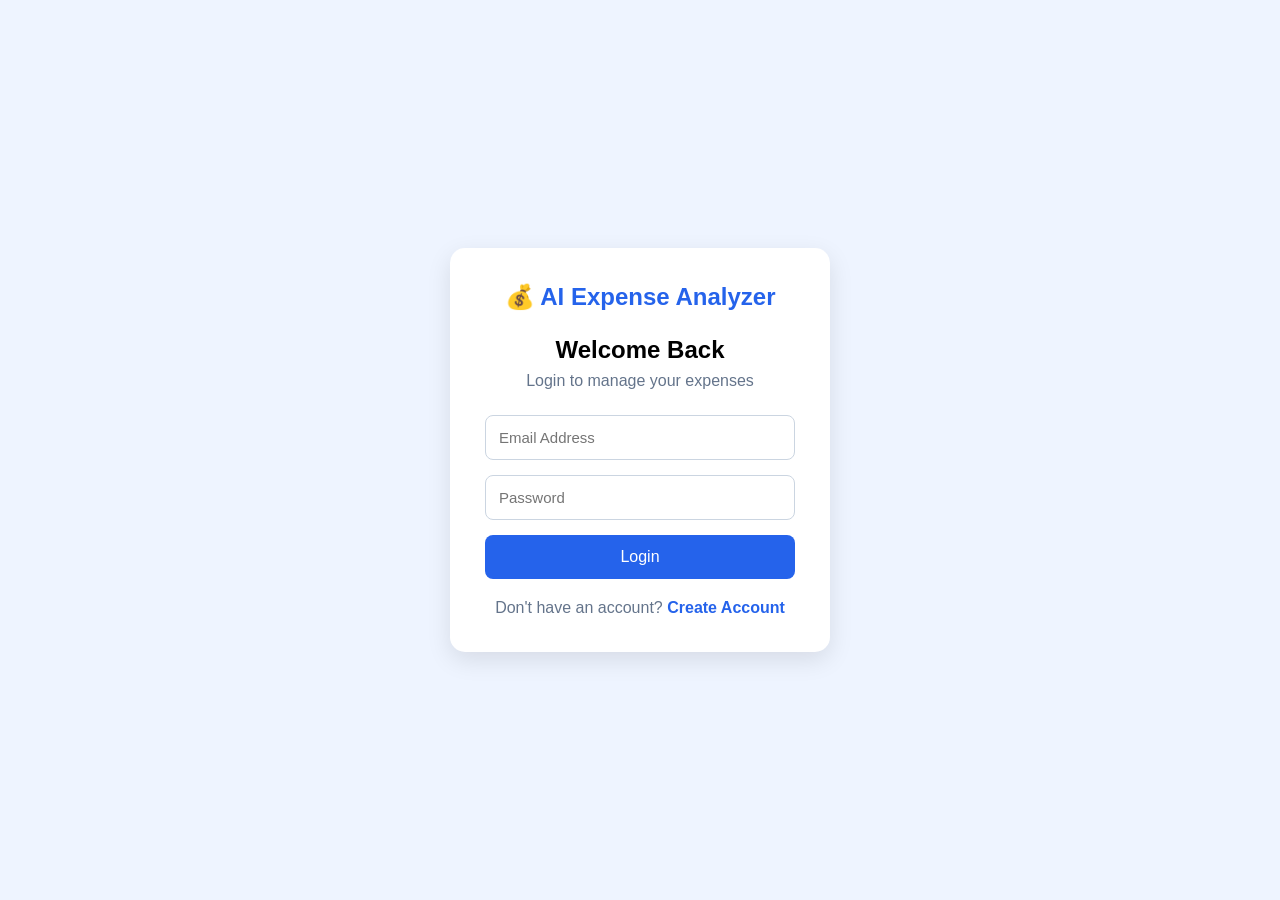
<file: login.html>
<!DOCTYPE html>
<html lang="en">

<head>

    <meta charset="UTF-8">

    <meta name="viewport"
          content="width=device-width, initial-scale=1.0">

    <title>Login - AI Expense Analyzer</title>

    <link rel="stylesheet" href="auth.css">

</head>

<body>

    <div class="auth-container">

        <div class="auth-card">

            <h1>💰 AI Expense Analyzer</h1>

            <h2>Welcome Back</h2>

            <p class="subtitle">
                Login to manage your expenses
            </p>


            <form id="loginForm">

                <input
                    type="email"
                    id="loginEmail"
                    placeholder="Email Address"
                    required
                >

                <input
                    type="password"
                    id="loginPassword"
                    placeholder="Password"
                    required
                >

                <button type="submit">
                    Login
                </button>

            </form>


            <p id="loginMessage"></p>


            <p class="switch">

                Don't have an account?

                <a href="register.html">
                    Create Account
                </a>

            </p>

        </div>

    </div>


    <script src="auth.js"></script>

</body>

</html>
</file>
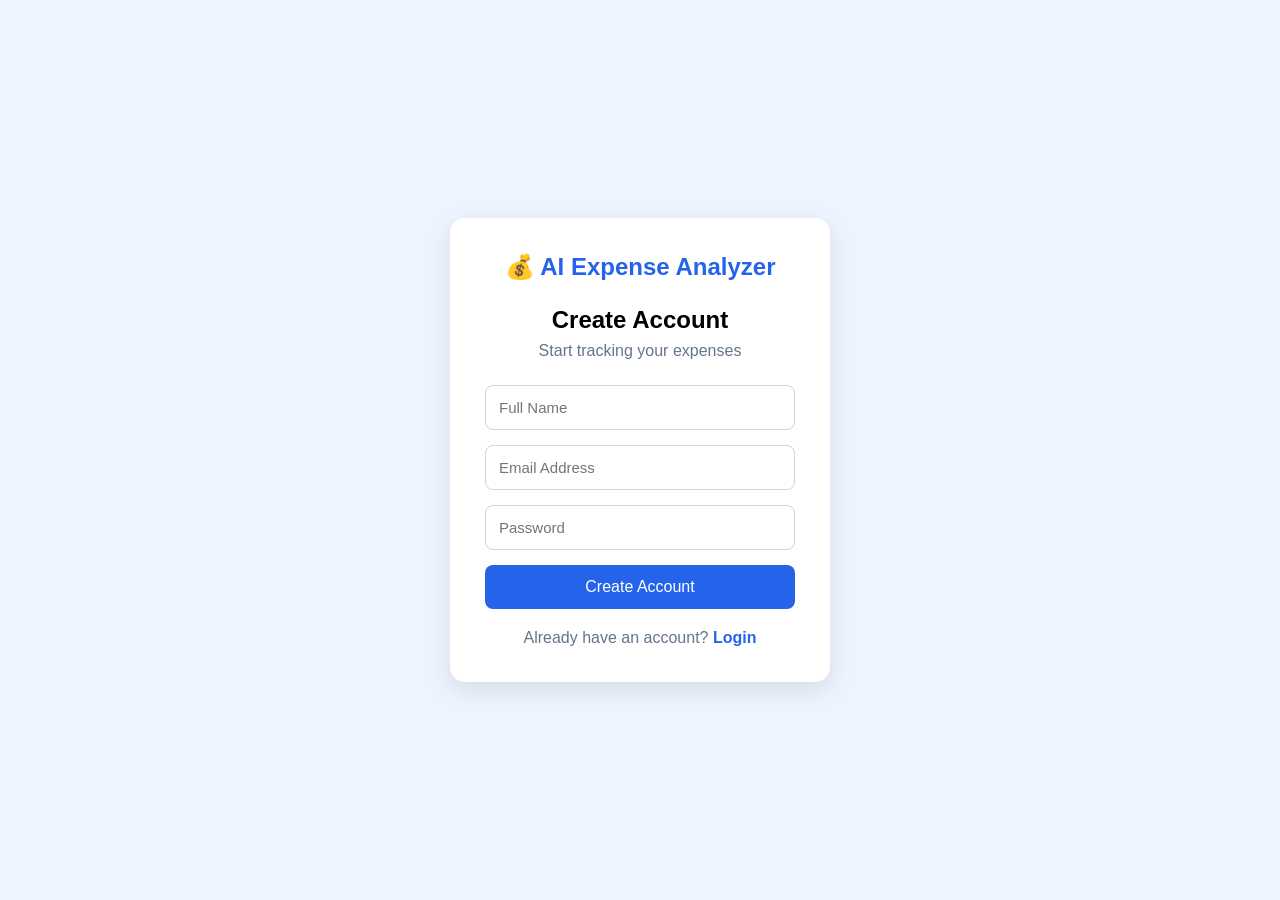
<file: register.html>
<!DOCTYPE html>
<html lang="en">

<head>

    <meta charset="UTF-8">

    <meta name="viewport"
          content="width=device-width, initial-scale=1.0">

    <title>Register - AI Expense Analyzer</title>

    <link rel="stylesheet" href="auth.css">

</head>

<body>

    <div class="auth-container">

        <div class="auth-card">

            <h1>💰 AI Expense Analyzer</h1>

            <h2>Create Account</h2>

            <p class="subtitle">
                Start tracking your expenses
            </p>


            <form id="registerForm">

                <input
                    type="text"
                    id="name"
                    placeholder="Full Name"
                    required
                >

                <input
                    type="email"
                    id="email"
                    placeholder="Email Address"
                    required
                >

                <input
                    type="password"
                    id="password"
                    placeholder="Password"
                    required
                >

                <button type="submit">
                    Create Account
                </button>

            </form>


            <p id="message"></p>


            <p class="switch">
                Already have an account?

                <a href="login.html">
                    Login
                </a>
            </p>

        </div>

    </div>


    <script src="auth.js"></script>

</body>

</html>
</file>
<file: auth.css>
* {
    box-sizing: border-box;
    margin: 0;
    padding: 0;
    font-family: Arial, sans-serif;
}


body {

    min-height: 100vh;

    display: flex;

    justify-content: center;

    align-items: center;

    background: #eef4ff;

}


.auth-container {

    width: 100%;

    max-width: 420px;

    padding: 20px;

}


.auth-card {

    background: white;

    padding: 35px;

    border-radius: 15px;

    box-shadow:
        0 8px 25px
        rgba(0, 0, 0, 0.1);

    text-align: center;

}


.auth-card h1 {

    color: #2563eb;

    font-size: 24px;

    margin-bottom: 25px;

}


.auth-card h2 {

    margin-bottom: 8px;

}


.subtitle {

    color: #64748b;

    margin-bottom: 25px;

}


form {

    display: flex;

    flex-direction: column;

    gap: 15px;

}


input {

    padding: 13px;

    border: 1px solid #cbd5e1;

    border-radius: 8px;

    font-size: 15px;

    outline: none;

}


input:focus {

    border-color: #2563eb;

}


button {

    padding: 13px;

    border: none;

    border-radius: 8px;

    background: #2563eb;

    color: white;

    font-size: 16px;

    cursor: pointer;

}


button:hover {

    background: #1d4ed8;

}


#message {

    margin-top: 15px;

    font-size: 14px;

}


.switch {

    margin-top: 20px;

    color: #64748b;

}


.switch a {

    color: #2563eb;

    text-decoration: none;

    font-weight: bold;

}
</file>
